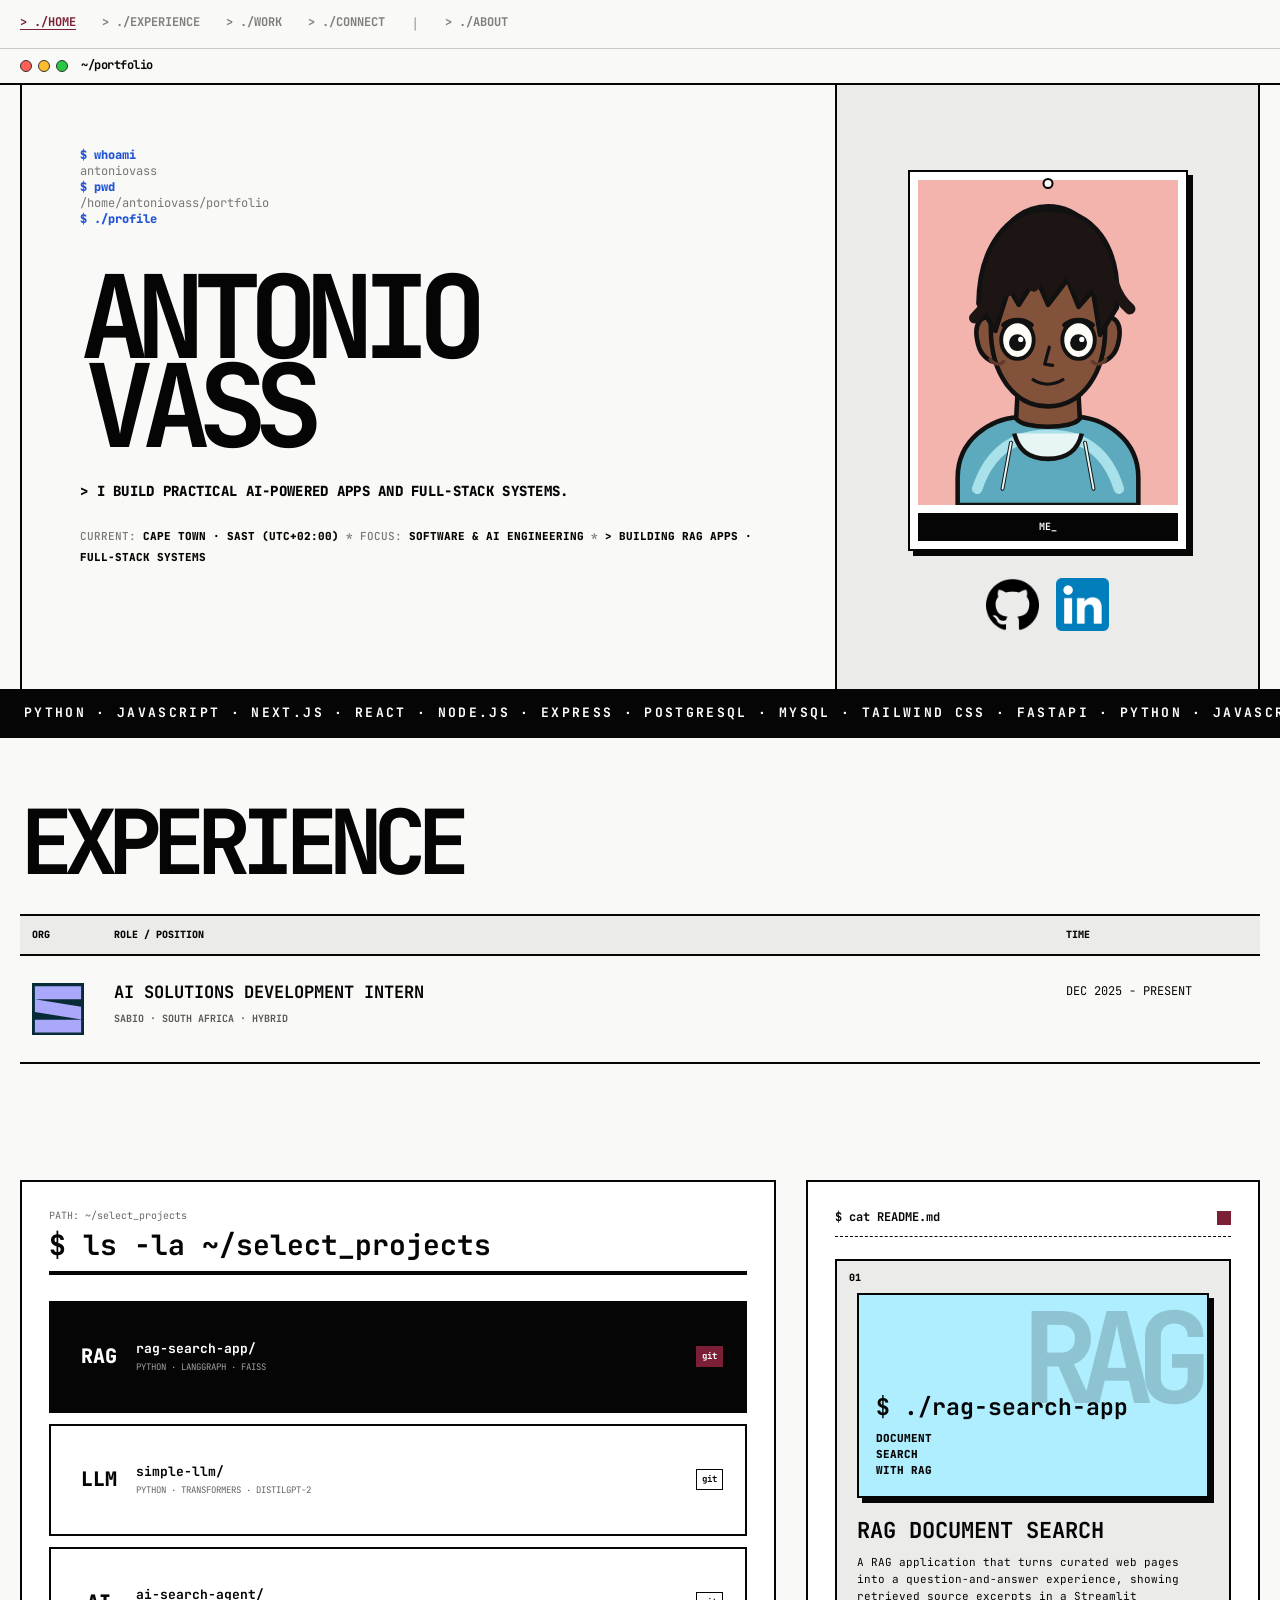
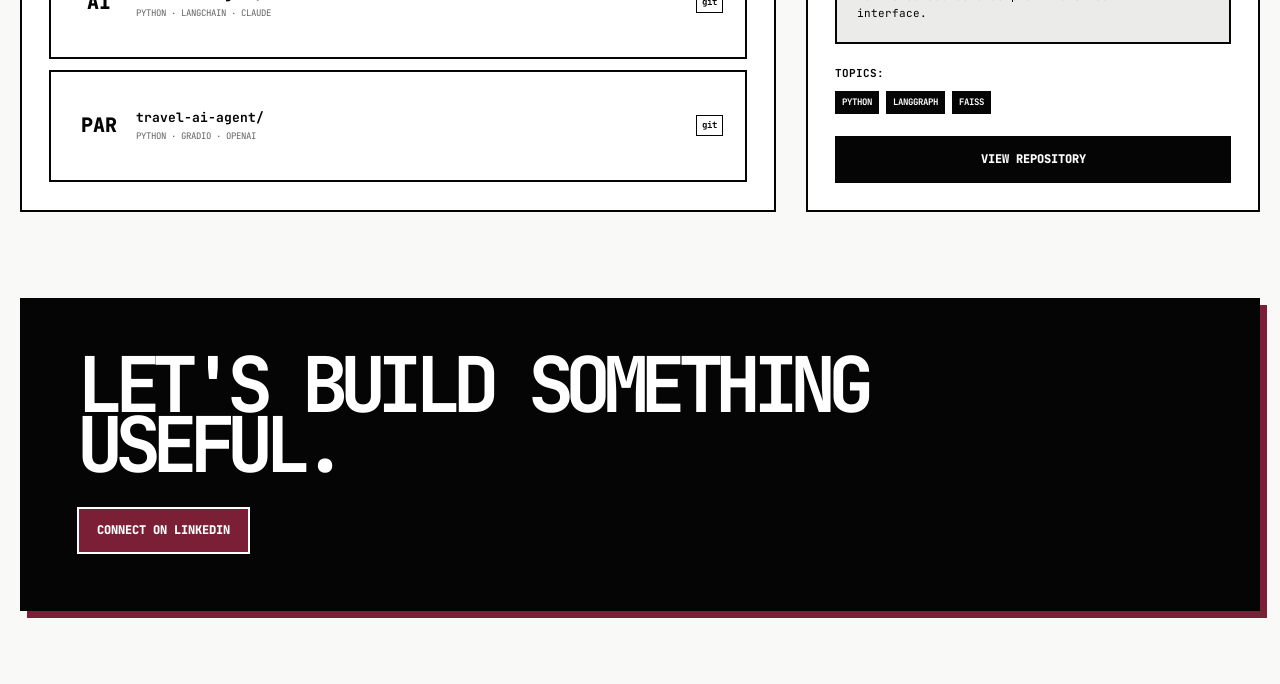
<file: index.html>
<!doctype html>
<html lang="en">
<head>
  <meta charset="utf-8" />
  <meta name="viewport" content="width=device-width, initial-scale=1" />
  <meta name="description" content="Antonio Vass — IT student and Software & AI Engineer in progress." />
  <title>~/portfolio — Antonio Vass</title>
  <link rel="preconnect" href="https://fonts.googleapis.com" />
  <link rel="preconnect" href="https://fonts.gstatic.com" crossorigin />
  <link href="https://fonts.googleapis.com/css2?family=JetBrains+Mono:wght@400;500;600;700;800&display=swap" rel="stylesheet" />
  <link rel="stylesheet" href="styles.css?v=4" />
  <link rel="stylesheet" href="experience-table.css?v=6" />
  <link rel="stylesheet" href="org-logos.css?v=1" />
  <link rel="stylesheet" href="experience-details.css?v=1" />
  <link rel="stylesheet" href="project-preview.css?v=2" />
  <link rel="stylesheet" href="project-icons.css?v=5" />
  <link rel="stylesheet" href="social-stickers.css?v=1" />
  <link rel="stylesheet" href="ticker.css?v=4" />
  <link rel="stylesheet" href="window-controls.css" />
  <style>.boot-message{border:0!important;outline:0!important;box-shadow:none!important;background:transparent!important;padding:0!important}.boot-message .terminal-command{color:#2455d6;font-weight:800}.boot-message .terminal-output{color:#777}.hero{min-height:570px}.hero-copy{min-width:0}.hero h1 span{display:block}.hero h1 .last-name{transform:translateX(.045em)}.hero-focus{margin:30px 0 0;color:var(--ink);font-size:14px;font-weight:800;letter-spacing:.02em}.hero-meta{margin:24px 0 0;font-size:11px;font-weight:800;line-height:1.9}.hero-meta p{margin:0}.hero-meta span{color:#777;font-weight:500}.hero-meta b{margin:0 7px;color:#777}.quick-stats{grid-template-columns:.8fr 1fr 1.65fr}.quick-stats dd{white-space:nowrap}#home,#experience,#work,#connect{scroll-margin-top:96px}.nav-link,.nav-link:hover{color:var(--ink);opacity:.5}.nav-link.active{color:var(--acid);opacity:1}.nav-separator{opacity:.35}@media(max-width:800px){.quick-stats{grid-template-columns:1fr}.quick-stats dd{white-space:normal}.hero-meta{font-size:9px}}</style>
</head>
<body>
  <header class="site-header">
    <nav class="nav" aria-label="Primary navigation">
      <a class="nav-link active" href="#home">&gt; ./HOME</a><a class="nav-link" href="#experience">&gt; ./EXPERIENCE</a><a class="nav-link" href="#work">&gt; ./WORK</a><a class="nav-link" href="#connect">&gt; ./CONNECT</a><span class="nav-separator" aria-hidden="true">|</span><a class="nav-link" href="about.html">&gt; ./ABOUT</a>
    </nav>
    <div class="terminal-bar"><span class="traffic-lights" aria-label="Window controls"><button class="window-control window-control--close" type="button" aria-label="Close page"></button><button class="window-control window-control--minimize" type="button" aria-label="Minimize"></button><button class="window-control window-control--fullscreen" type="button" aria-label="Toggle fullscreen"></button></span><strong>~/portfolio</strong></div>
  </header>
  <main>
    <section class="hero page-section" id="home">
      <div class="hero-copy">
        <pre class="boot-message" aria-label="Profile command"><span class="terminal-command">$ whoami</span>
<span class="terminal-output">antoniovass</span>
<span class="terminal-command">$ pwd</span>
<span class="terminal-output">/home/antoniovass/portfolio</span>
<span class="terminal-command">$ ./profile</span></pre>
  <h1><span>ANTONIO</span><span class="last-name">VASS</span></h1>
  <p class="hero-focus">&gt; I BUILD PRACTICAL AI-POWERED APPS AND FULL-STACK SYSTEMS.</p>
  <div class="hero-meta"><p><span>CURRENT:</span> CAPE TOWN · SAST (UTC+02:00)<b>*</b><span>FOCUS:</span> SOFTWARE &amp; AI ENGINEERING<b>*</b>&gt; BUILDING RAG APPS · FULL-STACK SYSTEMS</p></div>
      </div>
      <aside class="avatar-terminal">
        <figure class="avatar-frame"><span class="pin" aria-hidden="true"></span><img src="assets/avatar-placeholder.svg" alt="Dark-skinned cartoon avatar representing Antonio Vass" /><figcaption>ME<span class="cursor">_</span></figcaption></figure>
        <div class="social-stickers" aria-label="Social profiles"><a href="https://github.com/antoniovasssss" target="_blank" rel="noreferrer" aria-label="Antonio Vass on GitHub"><img src="assets/social/github.png" alt="" /></a><a href="https://linkedin.com/in/antonio-vass-a11976378" target="_blank" rel="noreferrer" aria-label="Antonio Vass on LinkedIn"><img src="assets/social/linkedin.png" alt="" /></a></div>
      </aside>
    </section>
    <div class="ticker between-ticker" aria-hidden="true"><div class="ticker-track"><span>PYTHON · JAVASCRIPT · NEXT.JS · REACT · NODE.JS · EXPRESS · POSTGRESQL · MYSQL · TAILWIND CSS · FASTAPI · PYTHON · JAVASCRIPT · NEXT.JS · REACT · NODE.JS · EXPRESS · POSTGRESQL · MYSQL · TAILWIND CSS · FASTAPI ·</span><span>PYTHON · JAVASCRIPT · NEXT.JS · REACT · NODE.JS · EXPRESS · POSTGRESQL · MYSQL · TAILWIND CSS · FASTAPI · PYTHON · JAVASCRIPT · NEXT.JS · REACT · NODE.JS · EXPRESS · POSTGRESQL · MYSQL · TAILWIND CSS · FASTAPI ·</span></div></div>
    <section class="experience page-section" id="experience">
      <div class="section-title"><h2>EXPERIENCE</h2></div>
      <div class="log-table"><div class="log-head"><span>ORG</span><span>ROLE / POSITION</span><span>TIME</span></div>
        <details class="experience-entry"><summary class="log-row"><a class="org-logo-link" href="https://www.sabiogroup.com/" target="_blank" rel="noreferrer" aria-label="Visit Sabio Group"><img class="org-logo" src="assets/logos/sabio-mark.svg" alt="Sabio Group logo" /></a><div><h3>AI SOLUTIONS DEVELOPMENT INTERN</h3><small>SABIO · SOUTH AFRICA · HYBRID</small></div><p>DEC 2025 - PRESENT</p></summary><div class="experience-detail"><p>AI Solutions Development Intern at Sabio in a hybrid role based in South Africa.</p><ul><li>Profile skills include Artificial Intelligence (AI), Privacy, and Data Confidentiality.</li></ul></div></details>
      </div>
    </section>
    <section class="work page-section" id="work">
      <div class="work-directory"><div class="directory-heading"><p>PATH: ~/select_projects</p><h2>$ ls -la ~/select_projects</h2></div>
        <div class="project-files" role="list"><button class="project-file selected" data-project="ragDocumentSearch" type="button"><span class="file-icon" aria-hidden="true">RAG</span><span><b>rag-search-app/</b><small>PYTHON · LANGGRAPH · FAISS</small></span><em>git</em></button><button class="project-file" data-project="miniLlm" type="button"><span class="file-icon" aria-hidden="true">LLM</span><span><b>simple-llm/</b><small>PYTHON · TRANSFORMERS · DISTILGPT-2</small></span><em>git</em></button><button class="project-file" data-project="aiSearchAgent" type="button"><span class="file-icon" aria-hidden="true">AI</span><span><b>ai-search-agent/</b><small>PYTHON · LANGCHAIN · CLAUDE</small></span><em>git</em></button><button class="project-file" data-project="parisTravelAgent" type="button"><span class="file-icon" aria-hidden="true">PAR</span><span><b>travel-ai-agent/</b><small>PYTHON · GRADIO · OPENAI</small></span><em>git</em></button></div>
      </div>
      <aside class="preview-panel"><div class="preview-heading"><b>$ cat README.md</b><i></i></div><div class="preview-box" id="preview-box"><p class="preview-index" id="preview-index">01</p><div class="preview-art" id="preview-art" style="background:#aeeeff"><b>$ ./rag-search-app</b><span>DOCUMENT<br />SEARCH<br />WITH RAG</span><strong>RAG</strong></div><div class="preview-copy"><h3 id="preview-title">RAG DOCUMENT SEARCH</h3><p id="preview-description">A RAG application that turns curated web pages into a question-and-answer experience, showing retrieved source excerpts in a Streamlit interface.</p></div></div><div><h3 class="tag-label">TOPICS:</h3><div class="tags" id="tech-tags"><span>PYTHON</span><span>LANGGRAPH</span><span>FAISS</span></div></div><a class="button solid full" id="project-link" href="https://github.com/antoniovasssss/rag-search-app" target="_blank" rel="noreferrer">VIEW REPOSITORY</a></aside>
    </section>
    <section class="connect page-section" id="connect"><h2>LET'S BUILD SOMETHING USEFUL.</h2><a class="button neon" href="https://linkedin.com/in/antonio-vass-a11976378" target="_blank" rel="noreferrer">CONNECT ON LINKEDIN</a></section>
  </main>
  <script src="script.js?v=3"></script>
  <script src="window-controls.js"></script>
</body>
</html>
</file>
<file: styles.css>
:root{--ink:#050505;--paper:#f9f9f7;--white:#fff;--soft:#ebebea;--acid:#7a1f35;--line:2px solid var(--ink);--mono:"JetBrains Mono",monospace}
*{box-sizing:border-box}html{scroll-behavior:smooth}body{margin:0;background:var(--paper);color:var(--ink);font-family:var(--mono);font-size:14px;line-height:1.45}a{color:inherit;text-decoration:none}button{font:inherit}.site-header{position:sticky;top:0;z-index:20;background:var(--paper);border-bottom:var(--line)}
.nav{display:flex;gap:26px;padding:14px max(20px,calc((100vw - 1340px)/2));border-bottom:1px solid #c9c9c9}.nav-link{font-size:12px;font-weight:700;opacity:.64}.nav-link:hover,.nav-link.active{opacity:1;color:#506000}.nav-link.active{text-decoration:underline;text-underline-offset:3px}.terminal-bar{display:flex;align-items:center;gap:13px;padding:8px max(20px,calc((100vw - 1340px)/2));font-size:12px;letter-spacing:-.04em}.traffic-lights{display:flex;gap:6px}.traffic-lights i{width:12px;height:12px;border:1px solid #333;border-radius:50%;background:#ff5f57}.traffic-lights i:nth-child(2){background:#febc2e}.traffic-lights i:nth-child(3){background:#28c840}.system-status{margin-left:auto;font-size:10px;font-weight:700}.status-dot{display:inline-block;width:8px;height:8px;margin-right:5px;background:var(--acid);animation:pulse 1.2s infinite}
.page-section{width:min(1340px,calc(100% - 40px));margin:0 auto}.hero{display:grid;grid-template-columns:minmax(0,1.55fr) minmax(330px,.8fr);min-height:650px;border-right:var(--line);border-left:var(--line)}.hero-copy{padding:62px 58px;border-right:var(--line)}.boot-message{display:inline-block;margin:0 0 44px;padding:0;background:transparent;font:12px/1.35 var(--mono)}.command,.section-title>p,.connect>p{margin:0 0 10px;color:#526000;font-size:12px;font-weight:700}.hero h1,.section-title h2,.connect h2{margin:0;font-size:clamp(62px,9vw,128px);line-height:.78;letter-spacing:-.11em}.intro{max-width:650px;margin:35px 0;font-size:15px;font-weight:700;line-height:1.65}.quick-stats{display:grid;grid-template-columns:repeat(3,1fr);max-width:680px;margin:0;border-top:var(--line);border-bottom:var(--line)}.quick-stats div{padding:13px 12px;border-right:var(--line)}.quick-stats div:last-child{border:0}.quick-stats dt{font-size:10px;opacity:.58}.quick-stats dd{margin:4px 0 0;font-size:12px;font-weight:800}
.avatar-terminal{padding:58px 38px;background:var(--soft)}.module-heading,.preview-heading{display:flex;justify-content:space-between;align-items:center;padding-bottom:9px;border-bottom:1px dashed var(--ink);font-size:12px}.avatar-frame{position:relative;width:min(100%,280px);margin:27px auto;border:var(--line);padding:8px;background:var(--white);box-shadow:5px 5px 0 var(--ink)}.pin{position:absolute;z-index:2;top:6px;left:50%;width:11px;height:11px;transform:translateX(-50%);border:2px solid var(--ink);border-radius:50%;background:var(--paper)}.avatar-frame img{display:block;width:100%;aspect-ratio:4/5;object-fit:cover;filter:none}.avatar-frame figcaption{margin-top:8px;background:var(--ink);padding:7px;color:#fff;font-size:10px;font-weight:700;text-align:center}.cursor{animation:blink 1s step-end infinite}.asset-list{display:grid;border-top:var(--line)}.asset-list a{display:grid;grid-template-columns:30px 1fr 20px;gap:10px;padding:10px 0;border-bottom:var(--line);font-size:10px;font-weight:700}.asset-list a:hover{background:var(--acid)}.asset-list span{opacity:.52}
.experience{padding:86px 0}.section-lead{max-width:760px;margin-bottom:55px;border:2px dashed var(--ink);padding:15px}.section-lead p{display:flex;justify-content:space-between;margin:0 0 8px;font-size:12px;font-weight:700}.load-track{height:14px;border:1px solid var(--ink);padding:2px}.load-track i{display:block;width:98.4%;height:100%;background:var(--ink)}.section-lead small{display:block;margin-top:7px;font-size:9px;opacity:.65}.section-title{margin-bottom:36px}.section-title h2{font-size:clamp(50px,7vw,96px)}.log-table{border-top:var(--line)}.log-head,.log-row{display:grid;grid-template-columns:22% 34% 44%;gap:20px;padding:12px;border-bottom:var(--line)}.log-head{background:var(--soft);font-size:10px;font-weight:800}.log-row{padding-top:27px;padding-bottom:27px}.log-row:hover{background:var(--acid)}.log-row p{margin:0;font-size:12px}.log-row h3{margin:0 0 5px;font-size:17px;line-height:1.1}.log-row small{font-size:10px;font-weight:700;opacity:.65}.log-row.muted{grid-template-columns:22% 1fr;opacity:.5;font-style:italic}.action-row{display:flex;flex-wrap:wrap;gap:13px;margin-top:34px}.button{display:inline-block;border:var(--line);padding:13px 18px;background:transparent;font-size:12px;font-weight:800;transition:.13s}.button:hover{background:var(--acid);color:var(--ink);transform:translate(-2px,-2px);box-shadow:4px 4px 0 var(--ink)}.button.solid{background:var(--ink);color:var(--white)}.button.solid:hover{background:var(--acid);color:var(--ink)}
.work{display:grid;grid-template-columns:1.25fr .75fr;gap:30px;padding:30px 0 86px}.work-directory,.preview-panel{border:var(--line);padding:27px;background:var(--white)}.directory-heading{margin-bottom:26px;border-bottom:4px solid var(--ink)}.directory-heading p{margin:0 0 7px;font-size:10px;opacity:.6}.directory-heading h2{margin:0 0 12px;font-size:28px;line-height:1}.project-files{display:grid;gap:11px}.project-file{display:grid;grid-template-columns:30px 1fr auto;align-items:center;gap:11px;width:100%;border:var(--line);padding:14px;background:var(--white);color:var(--ink);text-align:left;cursor:pointer;transition:.13s}.project-file:hover,.project-file.selected{background:var(--ink);color:var(--white)}.file-icon{font-weight:800;font-size:20px}.project-file b,.project-file small{display:block}.project-file b{font-size:13px}.project-file small{margin-top:2px;font-size:9px;opacity:.62}.project-file em{border:1px solid currentColor;padding:3px 5px;font-size:9px;font-style:normal;font-weight:700}.project-file.selected em{border-color:var(--acid);background:var(--acid);color:var(--ink)}.directory-foot{margin:28px 0 0;border:2px dashed var(--ink);padding:11px;font-size:10px;text-align:center}
.preview-panel{display:flex;flex-direction:column;gap:22px}.preview-heading i{width:14px;height:14px;background:var(--acid);animation:pulse 1.2s infinite}.preview-box{display:grid;min-height:385px;overflow:hidden;border:var(--line);background:var(--soft)}.preview-index{margin:10px 12px -24px;font-size:10px;font-weight:800}.preview-art{position:relative;display:flex;min-height:205px;flex-direction:column;justify-content:flex-end;overflow:hidden;margin:0 20px;padding:17px;border:var(--line);background:#fff5ba;box-shadow:5px 5px 0 var(--ink);font-weight:800}.preview-art b{font-size:23px}.preview-art span{margin-top:7px;font-size:11px}.preview-art strong{position:absolute;right:-8px;top:-28px;font-size:126px;line-height:1;letter-spacing:-.15em;opacity:.18}.preview-copy{padding:17px 20px}.preview-copy h3{margin:0 0 7px;font-size:22px}.preview-copy p{margin:0;font-size:11px;line-height:1.55}.tag-label{margin:0 0 9px;font-size:11px}.tags{display:flex;flex-wrap:wrap;gap:7px}.tags span{background:var(--ink);padding:5px 7px;color:#fff;font-size:9px;font-weight:700}.full{text-align:center}
.connect{margin-bottom:73px;border:var(--line);background:var(--ink);padding:55px;color:var(--white);box-shadow:7px 7px 0 var(--acid)}.connect h2{max-width:800px;margin-bottom:32px;font-size:clamp(43px,6vw,92px)}.connect>p{color:var(--acid)}.neon{border-color:var(--white);background:var(--acid);color:var(--ink)}footer{position:fixed;bottom:0;left:0;z-index:30;width:100%;overflow:hidden;border-top:var(--line);background:var(--ink);color:#fff}.ticker{overflow:hidden;border-bottom:1px solid #555;white-space:nowrap}.ticker span{display:inline-block;padding:7px 0;font-size:10px;font-weight:700;animation:ticker 24s linear infinite}.footer-status{display:flex;justify-content:space-between;padding:6px max(20px,calc((100vw - 1340px)/2));font-size:9px;font-weight:700}
@keyframes ticker{to{transform:translateX(-50%)}}@keyframes pulse{50%{opacity:.35}}@keyframes blink{50%{opacity:0}}@media(max-width:800px){body{padding-bottom:55px}.system-status{display:none}.nav{gap:14px;overflow:auto}.nav-link{white-space:nowrap;font-size:10px}.hero{grid-template-columns:1fr}.hero-copy{border-right:0;border-bottom:var(--line);padding:40px 28px}.avatar-terminal{padding:35px 28px}.quick-stats{grid-template-columns:1fr}.quick-stats div{border-right:0;border-bottom:1px solid var(--ink)}.quick-stats div:last-child{border:0}.work{grid-template-columns:1fr;gap:20px}.log-head{display:none}.log-row{grid-template-columns:1fr;gap:10px}.log-row.muted{grid-template-columns:1fr}.log-row h3{font-size:16px}.connect{padding:35px 25px}.footer-status{font-size:8px}.footer-status span:nth-child(2){display:none}}@media(max-width:480px){.page-section{width:calc(100% - 24px)}.hero h1{font-size:65px}.boot-message{margin-bottom:28px;font-size:10px}.intro{font-size:12px}.work-directory,.preview-panel{padding:18px}.project-file{grid-template-columns:24px 1fr;padding:11px}.project-file em{display:none}.project-file b{font-size:11px}.directory-heading h2{font-size:22px}.connect h2{font-size:43px}.footer-status{justify-content:center}.footer-status span:first-child{display:none}}
</file>
<file: experience-table.css>
.experience {
  margin-top: 0;
  padding-top: 70px;
}

.log-head,
.log-row {
  grid-template-columns: minmax(190px, 1fr) minmax(105px, 15%);
}

.log-row {
  align-items: start;
}

.log-row > * {
  min-width: 0;
  overflow-wrap: anywhere;
}

.log-row:hover,
.asset-list a:hover,
.button:hover,
.button.solid:hover,
.neon,
.project-file.selected em {
  color: var(--white);
}

@media (max-width: 800px) {
  .log-row {
    grid-template-columns: 1fr;
  }
}
</file>
<file: org-logos.css>
.log-head,
.log-row {
  grid-template-columns: 62px minmax(190px, 1fr) minmax(105px, 15%);
}

.org-logo {
  align-self: center;
  display: block;
  width: 52px;
  height: 52px;
  object-fit: contain;
}

.org-logo-link {
  align-self: center;
  display: block;
  width: 52px;
  height: 52px;
}

.org-logo-link:focus-visible {
  outline: 2px solid var(--ink);
  outline-offset: 3px;
}

.org-logo--placeholder {
  display: grid;
  place-items: center;
  border: 2px solid var(--ink);
  background: var(--soft);
  color: var(--ink);
  font-size: 14px;
  font-weight: 800;
}

.education-stat {
  position: relative;
  display: inline-flex;
  align-items: center;
  cursor: help;
}

.education-stat img {
  width: 22px;
  height: 22px;
  object-fit: contain;
}

.quick-stats div:nth-child(3) {
  position: relative;
  min-height: 78px;
  padding-right: 82px;
}

.quick-stats div:nth-child(3) .education-stat {
  position: absolute;
  top: 50%;
  right: 13px;
  transform: translateY(-50%);
}

.quick-stats div:nth-child(3) .education-stat img {
  width: 58px;
  height: 58px;
}

.education-tooltip {
  position: absolute;
  z-index: 5;
  bottom: calc(100% + 8px);
  left: 0;
  width: max-content;
  max-width: 250px;
  border: 1px solid var(--ink);
  padding: 7px 8px;
  background: var(--white);
  color: var(--ink);
  font-size: 10px;
  font-weight: 800;
  line-height: 1.3;
  opacity: 0;
  pointer-events: none;
  transform: translateY(3px);
  transition: opacity .12s ease, transform .12s ease;
}

.education-stat:hover .education-tooltip,
.education-stat:focus .education-tooltip {
  opacity: 1;
  transform: translateY(0);
}

.education-stat:focus-visible {
  outline: 2px solid var(--ink);
  outline-offset: 3px;
}

@media (max-width: 800px) {
  .log-row {
    grid-template-columns: 54px minmax(0, 1fr);
  }

  .org-logo {
    grid-row: 1 / span 2;
    width: 44px;
    height: 44px;
  }

  .log-row > div,
  .log-row > p {
    grid-column: 2;
  }
}
</file>
<file: experience-details.css>
.experience-entry > summary {
  cursor: pointer;
  list-style: none;
}

.experience-entry > summary::-webkit-details-marker {
  display: none;
}

.experience-entry[open] > .log-row {
  border-bottom: 0;
  background: var(--paper);
  color: var(--ink);
}

.experience-detail {
  border-bottom: var(--line);
  padding: 0 18px 26px 92px;
  background: var(--paper);
  font-size: 12px;
  line-height: 1.65;
}

.experience-detail p {
  margin: 0;
}

.experience-detail ul {
  margin: 13px 0 0;
  padding-left: 18px;
}

.experience-detail li + li {
  margin-top: 6px;
}

@media (max-width: 800px) {
  .experience-detail {
    padding: 0 12px 22px 66px;
  }
}
</file>
<file: project-preview.css>
.preview-box {
  position: relative;
  display: flex;
  flex-direction: column;
}

.preview-index {
  position: absolute;
  z-index: 3;
  top: 10px;
  left: 12px;
  margin: 0;
}

.preview-art {
  margin-top: 32px;
}

.preview-art strong {
  top: 0;
  right: 14px;
}
</file>
<file: project-icons.css>
.project-file {
  grid-template-columns: 52px 1fr auto;
  min-height: 112px;
  padding: 24px 22px;
}

.project-icon {
  display: block;
  width: 44px;
  height: 44px;
  object-fit: contain;
  justify-self: center;
  transition: filter .13s ease;
}

.project-icon--speed {
  width: 44px;
}

.project-file .file-icon {
  justify-self: center;
}

.project-file:hover .project-icon,
.project-file.selected .project-icon {
  filter: invert(1);
}

@media (max-width: 480px) {
  .project-file {
    grid-template-columns: 30px 1fr;
    min-height: 0;
    padding: 11px;
  }

  .project-icon {
    width: 25px;
    height: 25px;
  }

  .project-icon--speed {
    width: 25px;
  }
}
</file>
<file: social-stickers.css>
.social-stickers {
  display: flex;
  justify-content: center;
  align-items: center;
  gap: 17px;
  margin-top: 22px;
}

.social-stickers a {
  display: grid;
  width: 53px;
  height: 53px;
  place-items: center;
  transition: transform .16s ease;
}

.social-stickers a:hover {
  transform: rotate(-4deg) translateY(-3px);
}

.social-stickers a:nth-child(2):hover {
  transform: rotate(4deg) translateY(-3px);
}

.social-stickers a:focus-visible {
  outline: 2px solid var(--ink);
  outline-offset: 4px;
}

.social-stickers img {
  display: block;
  width: 100%;
  height: 100%;
  object-fit: contain;
}
</file>
<file: ticker.css>
.ticker{display:block;overflow:hidden;width:100%;border-bottom:1px solid #555;white-space:nowrap}
.ticker-track{display:flex;width:max-content;will-change:transform;backface-visibility:hidden;animation:ticker-loop 120s linear infinite}
.ticker-track span{display:block;flex:none;padding:7px 1.5rem;font-size:10px;font-weight:700;animation:none}
.between-ticker{margin:0;background:var(--ink);border-top:var(--line);border-bottom:var(--line);color:var(--white);zoom:reset}
.between-ticker .ticker-track span{padding:13px 1.5rem;font-size:13px;letter-spacing:.18em}
@keyframes ticker-loop{from{transform:translate3d(0,0,0)}to{transform:translate3d(-50%,0,0)}}
@media (prefers-reduced-motion:reduce){.ticker-track{animation:none}}
</file>
<file: window-controls.css>
.traffic-lights{display:flex;gap:6px}
.window-control{display:grid;place-items:center;width:12px;height:12px;margin:0;padding:0;border:1px solid #333;border-radius:50%;cursor:pointer;transition:filter .12s,transform .12s}
.window-control:hover{filter:brightness(.84);transform:scale(1.08)}
.window-control:focus-visible{outline:2px solid var(--ink);outline-offset:2px}
.window-control--close{background:#ff5f57}.window-control--minimize{background:#febc2e}.window-control--fullscreen{background:#28c840}
.window-control::after{font:700 9px/1 Arial,sans-serif;color:#5c1715;opacity:0;transition:opacity .12s}
.window-control:hover::after{opacity:1}.window-control--close::after{content:"×"}.window-control--minimize::after{content:"−";color:#6b4b00}.window-control--fullscreen::after{content:"+";color:#135b21}
</file>
